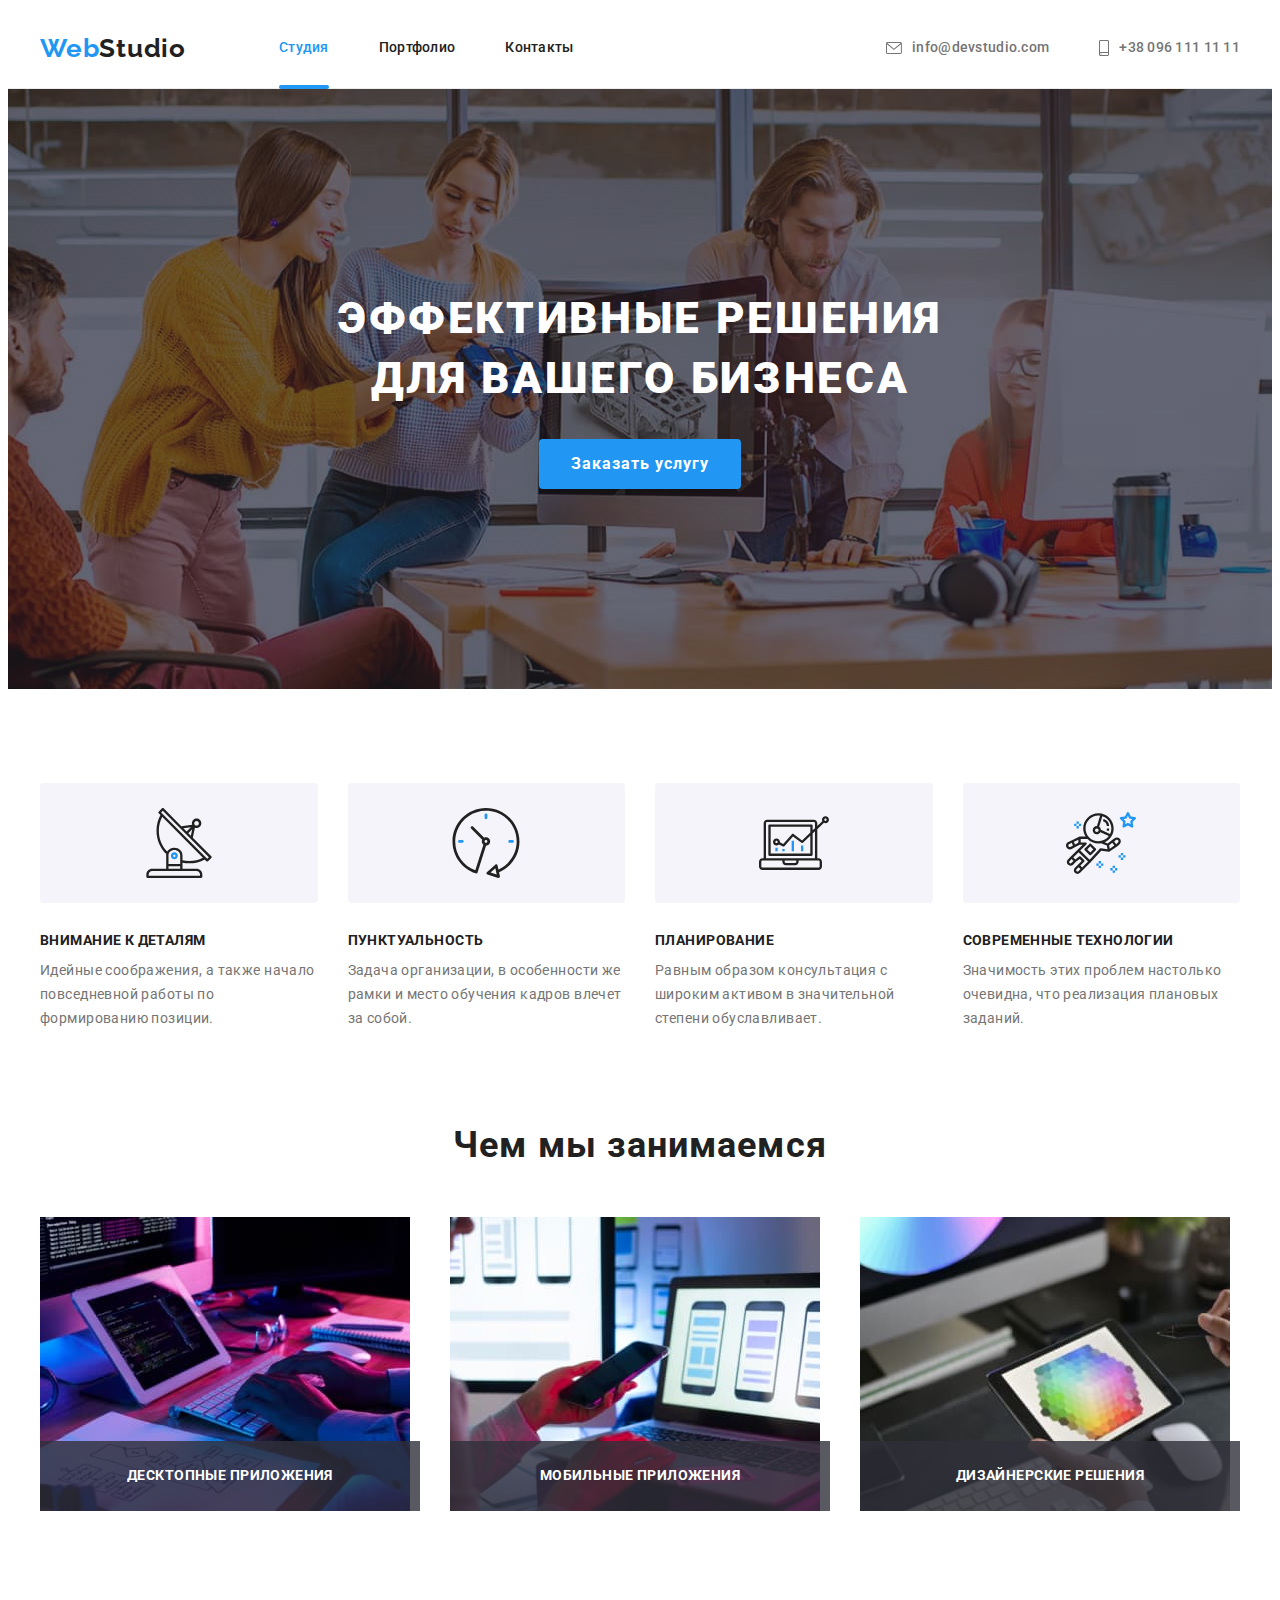
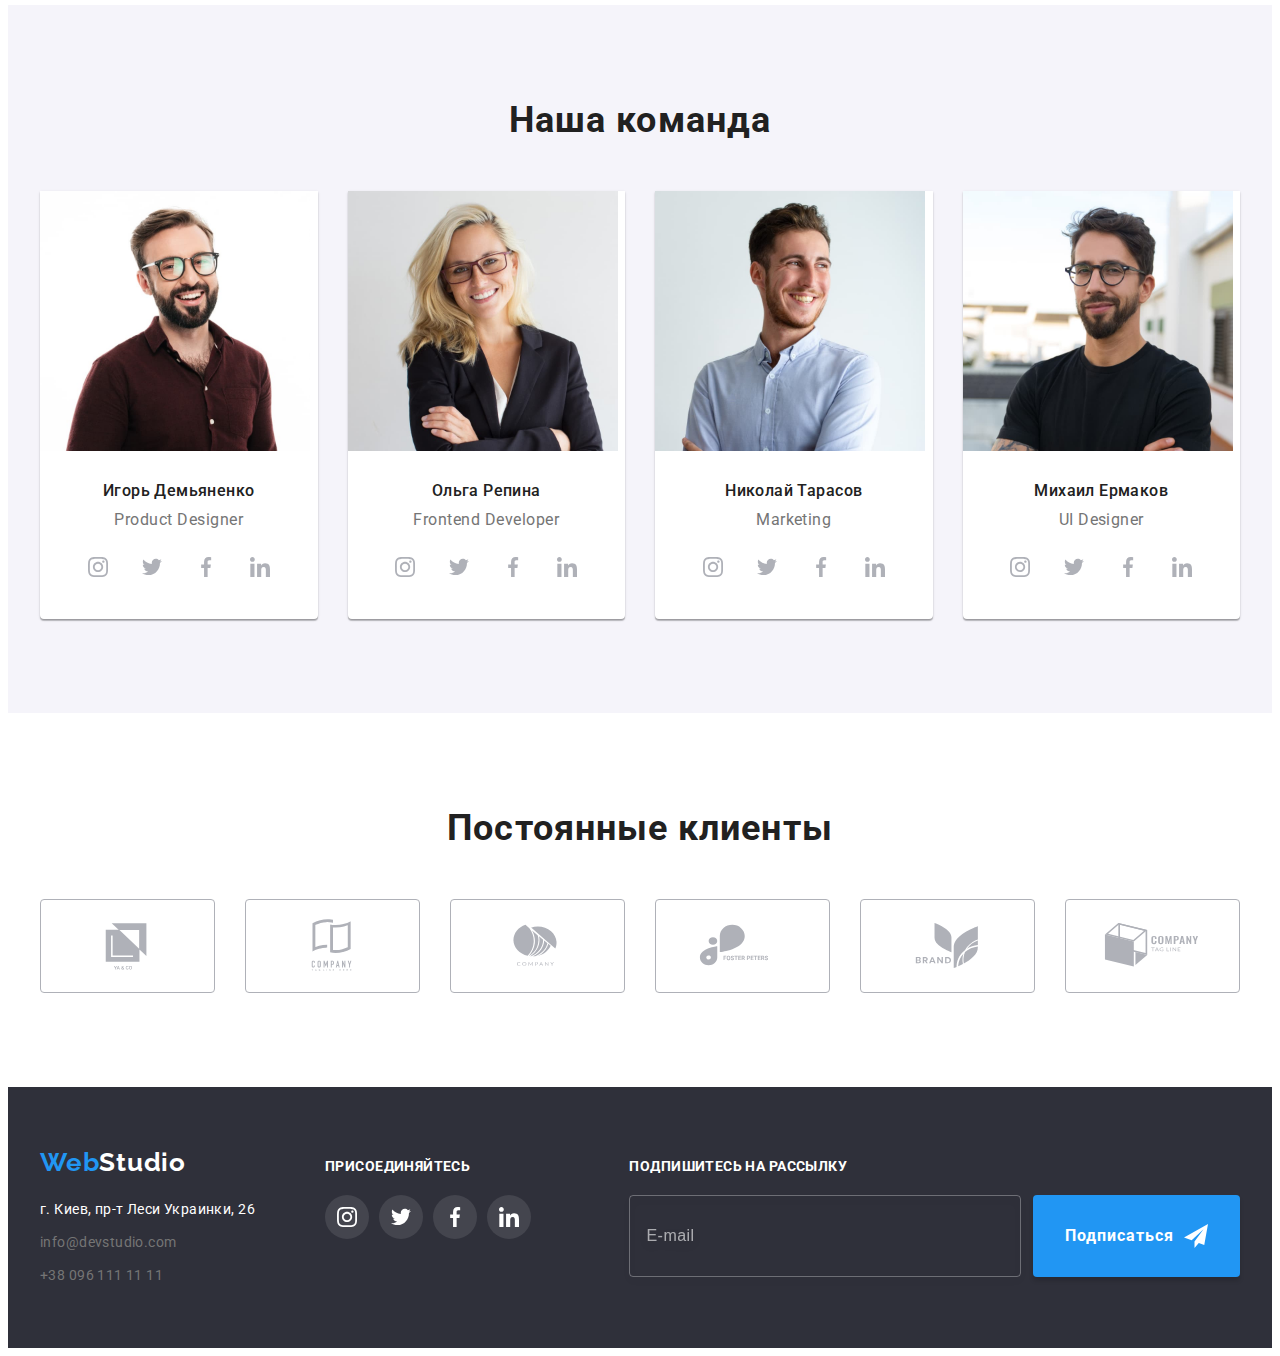
<file: index.html>
<!DOCTYPE html>
<html lang="ru">
  <head>
    <meta charset="UTF-8" />
    <meta http-equiv="X-UA-Compatible" content="IE=edge" />
    <meta name="viewport" content="width=device-width, initial-scale=1.0" />
    <title>Homework 6</title>
    <link rel="preconnect" href="https://fonts.googleapis.com" />
    <link rel="preconnect" href="https://fonts.gstatic.com" crossorigin />
    <link
      href="https://fonts.googleapis.com/css2?family=Raleway:wght@700&family=Roboto:wght@400;500;700;900&display=swap"
      rel="stylesheet"
    />
    <link
      rel="stylesheet"
      href="https://cdnjs.cloudflare.com/ajax/libs/modern-normalize/1.1.0/modern-normalize.min.css"
      integrity="sha512-wpPYUAdjBVSE4KJnH1VR1HeZfpl1ub8YT/NKx4PuQ5NmX2tKuGu6U/JRp5y+Y8XG2tV+wKQpNHVUX03MfMFn9Q=="
      crossorigin="anonymous"
      referrerpolicy="no-referrer"
    />
    <link rel="stylesheet" href="./css/styles.css" />
  </head>
  <body>
    <header class="header">
      <div class="container">
        <nav class="nav">
          <a href="/" lang="en" class="logo"
            >Web<span class="logo-black">Studio</span></a
          >
          <ul class="list nav-list">
            <li class="item">
              <a href="" class="link nav-link current">Студия</a>
            </li>
            <li class="item">
              <a href="./portfolio.html" class="link nav-link">Портфолио</a>
            </li>
            <li class="item"><a href="" class="link nav-link">Контакты</a></li>
          </ul>
        </nav>
        <ul class="list head-contacts">
          <li class="head-contacts-item">
            <a href="mailto:info@devstudio.com" class="link head-contacts-link">
              <svg class="icon-mail" width="16" height="12">
                <use href="./images/icons.svg#icon-envelope"></use>
              </svg>
              info@devstudio.com</a
            >
          </li>
          <li class="head-contacts-item">
            <a href="tel:+380961111111" class="link head-contacts-link">
              <svg class="icon-tel" width="10" height="16">
                <use href="./images/icons.svg#icon-smartphone"></use>
              </svg>
              +38 096 111 11 11</a
            >
          </li>
        </ul>
      </div>
    </header>
    <main>
      <section class="hero accent-section">
        <div class="container">
          <h1 class="hero-title">Эффективные решения для вашего бизнеса</h1>
          <button data-modal-open type="button" class="button">
            Заказать услугу
          </button>
        </div>
      </section>
      <section class="benefits section">
        <div class="container">
          <h2 class="visually-hidden">Преимущества</h2>
          <ul class="list benefits-list card-set">
            <li class="benefits-item card-item">
              <div class="benefits-thumb">
                <svg class="benefits-icon" width="70" height="70">
                  <use href="./images/icons.svg#icon-antenna"></use>
                </svg>
              </div>
              <h3 class="benefits-title">Внимание к деталям</h3>
              <p class="benefits-text">
                Идейные соображения, а также начало повседневной работы по
                формированию позиции.
              </p>
            </li>

            <li class="benefits-item card-item">
              <div class="benefits-thumb">
                <svg class="benefits-icon" width="70" height="70">
                  <use href="./images/icons.svg#icon-clock"></use>
                </svg>
              </div>
              <h3 class="benefits-title">Пунктуальность</h3>
              <p class="benefits-text">
                Задача организации, в особенности же рамки и место обучения
                кадров влечет за собой.
              </p>
            </li>

            <li class="benefits-item card-item">
              <div class="benefits-thumb">
                <svg class="benefits-icon" width="70" height="70">
                  <use href="./images/icons.svg#icon-diagram"></use>
                </svg>
              </div>
              <h3 class="benefits-title">Планирование</h3>
              <p class="benefits-text">
                Равным образом консультация с широким активом в значительной
                степени обуславливает.
              </p>
            </li>

            <li class="benefits-item card-item">
              <div class="benefits-thumb">
                <svg class="benefits-icon" width="70" height="70">
                  <use href="./images/icons.svg#icon-astronaut"></use>
                </svg>
              </div>
              <h3 class="benefits-title">Современные технологии</h3>
              <p class="benefits-text">
                Значимость этих проблем настолько очевидна, что реализация
                плановых заданий.
              </p>
            </li>
          </ul>
        </div>
      </section>
      <section class="works section">
        <div class="container">
          <h2 class="section-title">Чем мы занимаемся</h2>
          <ul class="list works-list card-set">
            <li class="works-item card-item">
              <div class="works-thumb">
                <img
                  src="./images/img1.jpg"
                  alt="Планшет и клавиатура на столе"
                  width="370"
                  height="294"
                />
                <h3 class="works-title">Десктопные приложения</h3>
              </div>
            </li>
            <li class="works-item card-item">
              <div class="works-thumb">
                <img
                  src="./images/img2.jpg"
                  alt="Ноутбук и телефон"
                  width="370"
                  height="294"
                />
                <h3 class="works-title">Мобильные приложения</h3>
              </div>
            </li>
            <li class="works-item card-item">
              <div class="works-thumb">
                <img
                  src="./images/img3.jpg"
                  alt="Планшет"
                  width="370"
                  height="294"
                />
                <h3 class="works-title">Дизайнерские решения</h3>
              </div>
            </li>
          </ul>
        </div>
      </section>
      <section class="team section">
        <div class="container">
          <h2 class="section-title">Наша команда</h2>
          <ul class="list team-list card-set">
            <li class="team-item card-item">
              <img
                src="./images/photo1.jpg"
                alt="Фото Игоря Демьяненко"
                width="270"
                height="260"
              />
              <div class="team-card">
                <h3 class="team-name">Игорь Демьяненко</h3>
                <p lang="en" class="team-position">Product Designer</p>
                <ul class="list social-list">
                  <li class="item">
                    <a
                      class="link social-link"
                      href=""
                      target="_blank"
                      rel="noopener noreferrer nofollow"
                    >
                      <svg class="social-list-icon" width="20" height="20">
                        <use href="./images/icons.svg#icon-instagram"></use>
                      </svg>
                    </a>
                  </li>
                  <li class="item">
                    <a
                      class="link social-link"
                      href=""
                      target="_blank"
                      rel="noopener noreferrer nofollow"
                    >
                      <svg class="social-list-icon" width="20" height="20">
                        <use href="./images/icons.svg#icon-twitter"></use>
                      </svg>
                    </a>
                  </li>
                  <li class="item">
                    <a
                      class="link social-link"
                      href=""
                      target="_blank"
                      rel="noopener noreferrer nofollow"
                    >
                      <svg class="social-list-icon" width="20" height="20">
                        <use href="./images/icons.svg#icon-facebook"></use>
                      </svg>
                    </a>
                  </li>
                  <li class="item">
                    <a
                      class="link social-link"
                      href=""
                      target="_blank"
                      rel="noopener noreferrer nofollow"
                    >
                      <svg class="social-list-icon" width="20" height="20">
                        <use href="./images/icons.svg#icon-linkedin"></use>
                      </svg>
                    </a>
                  </li>
                </ul>
              </div>
            </li>

            <li class="team-item card-item">
              <img
                src="./images/photo2.jpg"
                alt="Фото Ольги Репиной"
                width="270"
                height="260"
              />
              <div class="team-card">
                <h3 class="team-name">Ольга Репина</h3>
                <p lang="en" class="team-position">Frontend Developer</p>
                <ul class="list social-list">
                  <li class="item">
                    <a
                      class="link social-link"
                      href=""
                      target="_blank"
                      rel="noopener noreferrer nofollow"
                    >
                      <svg class="social-list-icon" width="20" height="20">
                        <use href="./images/icons.svg#icon-instagram"></use>
                      </svg>
                    </a>
                  </li>
                  <li class="item">
                    <a
                      class="link social-link"
                      href=""
                      target="_blank"
                      rel="noopener noreferrer nofollow"
                    >
                      <svg class="social-list-icon" width="20" height="20">
                        <use href="./images/icons.svg#icon-twitter"></use>
                      </svg>
                    </a>
                  </li>
                  <li class="item">
                    <a
                      class="link social-link"
                      href=""
                      target="_blank"
                      rel="noopener noreferrer nofollow"
                    >
                      <svg class="social-list-icon" width="20" height="20">
                        <use href="./images/icons.svg#icon-facebook"></use>
                      </svg>
                    </a>
                  </li>
                  <li class="item">
                    <a
                      class="link social-link"
                      href=""
                      target="_blank"
                      rel="noopener noreferrer nofollow"
                    >
                      <svg class="social-list-icon" width="20" height="20">
                        <use href="./images/icons.svg#icon-linkedin"></use>
                      </svg>
                    </a>
                  </li>
                </ul>
              </div>
            </li>

            <li class="team-item card-item">
              <img
                src="./images/photo3.jpg"
                alt="Фото Николая Тарасова"
                width="270"
                height="260"
              />
              <div class="team-card">
                <h3 class="team-name">Николай Тарасов</h3>
                <p lang="en" class="team-position">Marketing</p>
                <ul class="list social-list">
                  <li class="item">
                    <a
                      class="link social-link"
                      href=""
                      target="_blank"
                      rel="noopener noreferrer nofollow"
                    >
                      <svg class="social-list-icon" width="20" height="20">
                        <use href="./images/icons.svg#icon-instagram"></use>
                      </svg>
                    </a>
                  </li>
                  <li class="item">
                    <a
                      class="link social-link"
                      href=""
                      target="_blank"
                      rel="noopener noreferrer nofollow"
                    >
                      <svg class="social-list-icon" width="20" height="20">
                        <use href="./images/icons.svg#icon-twitter"></use>
                      </svg>
                    </a>
                  </li>
                  <li class="item">
                    <a
                      class="link social-link"
                      href=""
                      target="_blank"
                      rel="noopener noreferrer nofollow"
                    >
                      <svg class="social-list-icon" width="20" height="20">
                        <use href="./images/icons.svg#icon-facebook"></use>
                      </svg>
                    </a>
                  </li>
                  <li class="item">
                    <a
                      class="link social-link"
                      href=""
                      target="_blank"
                      rel="noopener noreferrer nofollow"
                    >
                      <svg class="social-list-icon" width="20" height="20">
                        <use href="./images/icons.svg#icon-linkedin"></use>
                      </svg>
                    </a>
                  </li>
                </ul>
              </div>
            </li>

            <li class="team-item card-item">
              <img
                src="./images/photo4.jpg"
                alt="Фото Михаила Ермакова"
                width="270"
                height="260"
              />
              <div class="team-card">
                <h3 class="team-name">Михаил Ермаков</h3>
                <p lang="en" class="team-position">UI Designer</p>
                <ul class="list social-list">
                  <li class="item">
                    <a
                      class="link social-link"
                      href=""
                      target="_blank"
                      rel="noopener noreferrer nofollow"
                    >
                      <svg class="social-list-icon" width="20" height="20">
                        <use href="./images/icons.svg#icon-instagram"></use>
                      </svg>
                    </a>
                  </li>
                  <li class="item">
                    <a
                      class="link social-link"
                      href=""
                      target="_blank"
                      rel="noopener noreferrer nofollow"
                    >
                      <svg class="social-list-icon" width="20" height="20">
                        <use href="./images/icons.svg#icon-twitter"></use>
                      </svg>
                    </a>
                  </li>
                  <li class="item">
                    <a
                      class="link social-link"
                      href=""
                      target="_blank"
                      rel="noopener noreferrer nofollow"
                    >
                      <svg class="social-list-icon" width="20" height="20">
                        <use href="./images/icons.svg#icon-facebook"></use>
                      </svg>
                    </a>
                  </li>
                  <li class="item">
                    <a
                      class="link social-link"
                      href=""
                      target="_blank"
                      rel="noopener noreferrer nofollow"
                    >
                      <svg class="social-list-icon" width="20" height="20">
                        <use href="./images/icons.svg#icon-linkedin"></use>
                      </svg>
                    </a>
                  </li>
                </ul>
              </div>
            </li>
          </ul>
        </div>
      </section>
      <section class="clients section">
        <div class="container">
          <h2 class="section-title">Постоянные клиенты</h2>
          <ul class="clients-list list card-set">
            <li class="clients-item card-item">
              <a
                class="link clients-link"
                href=""
                target="_blank"
                rel="noopener noreferrer nofollow"
              >
                <svg class="clients-list-icon" width="106" height="60">
                  <use href="./images/icons.svg#icon-YaCo"></use>
                </svg>
              </a>
            </li>
            <li class="clients-item card-item">
              <a
                class="link clients-link"
                href=""
                target="_blank"
                rel="noopener noreferrer nofollow"
              >
                <svg class="clients-list-icon" width="106" height="60">
                  <use href="./images/icons.svg#icon-company-1"></use>
                </svg>
              </a>
            </li>
            <li class="clients-item card-item">
              <a
                class="link clients-link"
                href=""
                target="_blank"
                rel="noopener noreferrer nofollow"
              >
                <svg class="clients-list-icon" width="106" height="60">
                  <use href="./images/icons.svg#icon-company-2"></use>
                </svg>
              </a>
            </li>
            <li class="clients-item card-item">
              <a
                class="link clients-link"
                href=""
                target="_blank"
                rel="noopener noreferrer nofollow"
              >
                <svg class="clients-list-icon" width="106" height="60">
                  <use href="./images/icons.svg#icon-fosterpeters"></use>
                </svg>
              </a>
            </li>
            <li class="clients-item card-item">
              <a
                class="link clients-link"
                href=""
                target="_blank"
                rel="noopener noreferrer nofollow"
              >
                <svg class="clients-list-icon" width="106" height="60">
                  <use href="./images/icons.svg#icon-brand"></use>
                </svg>
              </a>
            </li>
            <li class="clients-item card-item">
              <a
                class="link clients-link"
                href=""
                target="_blank"
                rel="noopener noreferrer nofollow"
              >
                <svg class="clients-list-icon" width="106" height="60">
                  <use href="./images/icons.svg#icon-company-3"></use>
                </svg>
              </a>
            </li>
          </ul>
        </div>
      </section>
    </main>
    <footer class="footer">
      <div class="container">
        <div class="footer-column">
          <a href="/" lang="en" class="logo"
            >Web<span class="logo-white">Studio</span></a
          >
          <address class="address">
            <ul class="list address-list">
              <li class="item">
                <a
                  href="https://goo.gl/maps/dsruA36R88fh7HZ89"
                  target="_blank"
                  rel="noopener noreferrer nofollow"
                  class="link address-list-contacts"
                >
                  г. Киев, пр-т Леси Украинки, 26
                </a>
              </li>
              <li class="item">
                <a
                  href="mailto:info@devstudio.com"
                  class="link address-list-contacts"
                  >info@devstudio.com</a
                >
              </li>
              <li class="item">
                <a href="tel:+380961111111" class="link address-list-contacts"
                  >+38 096 111 11 11</a
                >
              </li>
            </ul>
          </address>
        </div>
        <div class="footer-column">
          <h3 class="footer-title">Присоединяйтесь</h3>
          <ul class="list social-list">
            <li class="item">
              <a
                class="link social-link"
                href=""
                target="_blank"
                rel="noopener noreferrer nofollow"
              >
                <svg class="social-list-icon" width="20" height="20">
                  <use href="./images/icons.svg#icon-instagram"></use>
                </svg>
              </a>
            </li>
            <li class="item">
              <a
                class="link social-link"
                href=""
                target="_blank"
                rel="noopener noreferrer nofollow"
              >
                <svg class="social-list-icon" width="20" height="20">
                  <use href="./images/icons.svg#icon-twitter"></use>
                </svg>
              </a>
            </li>
            <li class="item">
              <a
                class="link social-link"
                href=""
                target="_blank"
                rel="noopener noreferrer nofollow"
              >
                <svg class="social-list-icon" width="20" height="20">
                  <use href="./images/icons.svg#icon-facebook"></use>
                </svg>
              </a>
            </li>
            <li class="item">
              <a
                class="link social-link"
                href=""
                target="_blank"
                rel="noopener noreferrer nofollow"
              >
                <svg class="social-list-icon" width="20" height="20">
                  <use href="./images/icons.svg#icon-linkedin"></use>
                </svg>
              </a>
            </li>
          </ul>
        </div>
        <div class="footer-column">
          <h3 class="footer-title">Подпишитесь на рассылку</h3>
          <form class="form-subscribe" autocomplete="off">
            <label class="subscribe">
              <input
                class="subscribe-field"
                type="email"
                name="email"
                placeholder="E-mail"
              />
            </label>
            <button class="button" type="submit">
              Подписаться
              <svg class="subscribe-button-icon" width="24" height="24">
                <use href="./images/icons.svg#icon-send"></use>
              </svg>
            </button>
          </form>
        </div>
      </div>
    </footer>
    <div class="backdrop is-hidden" data-modal>
      <div class="modal">
        <button type="button" data-modal-close class="modal-close">
          <svg width="18" height="18">
            <use href="./images/icons.svg#icon-modal-close"></use>
          </svg>
        </button>
        <p class="modal-text">Оставьте свои данные, мы вам перезвоним</p>
        <form class="modal-form">
          <label class="modal-label">
            <span class="field-name">Имя</span>
            <span class="modal-wrap">
              <input class="modal-field" type="text" name="username" required />
              <svg class="modal-field-icon" width="18" height="18">
                <use href="./images/icons.svg#icon-person"></use>
              </svg>
            </span>
          </label>

          <label class="modal-label">
            <span class="field-name">Телефон</span>
            <span class="modal-wrap">
              <input class="modal-field" type="tel" name="phone" required />
              <svg class="modal-field-icon" width="18" height="18">
                <use href="./images/icons.svg#icon-phone"></use>
              </svg>
            </span>
          </label>

          <label class="modal-label">
            <span class="field-name">Почта</span>
            <span class="modal-wrap">
              <input class="modal-field" type="email" name="email" required />
              <svg class="modal-field-icon" width="18" height="18">
                <use href="./images/icons.svg#icon-email"></use>
              </svg>
            </span>
          </label>

          <label class="modal-label-comment">
            <span class="field-name">Комментарий</span>
            <textarea
              class="modal-comment"
              name="comment"
              rows="5"
              placeholder="Введите текст"
            ></textarea>
          </label>

          <label class="modal-accept">
            <input
              type="checkbox"
              name="accept-agreement"
              class="modal-checkbox"
              value="true"
            />
            <span class="icon-check"></span>
            Соглашаюсь с рассылкой и принимаю
            <a href="/" target="_blank" class="modal-link">Условия договора</a>
          </label>
          <button type="submit" class="button modal-submit">Отправить</button>
        </form>
      </div>
    </div>
    <script src="./js/modal.js"></script>
  </body>
</html>
</file>
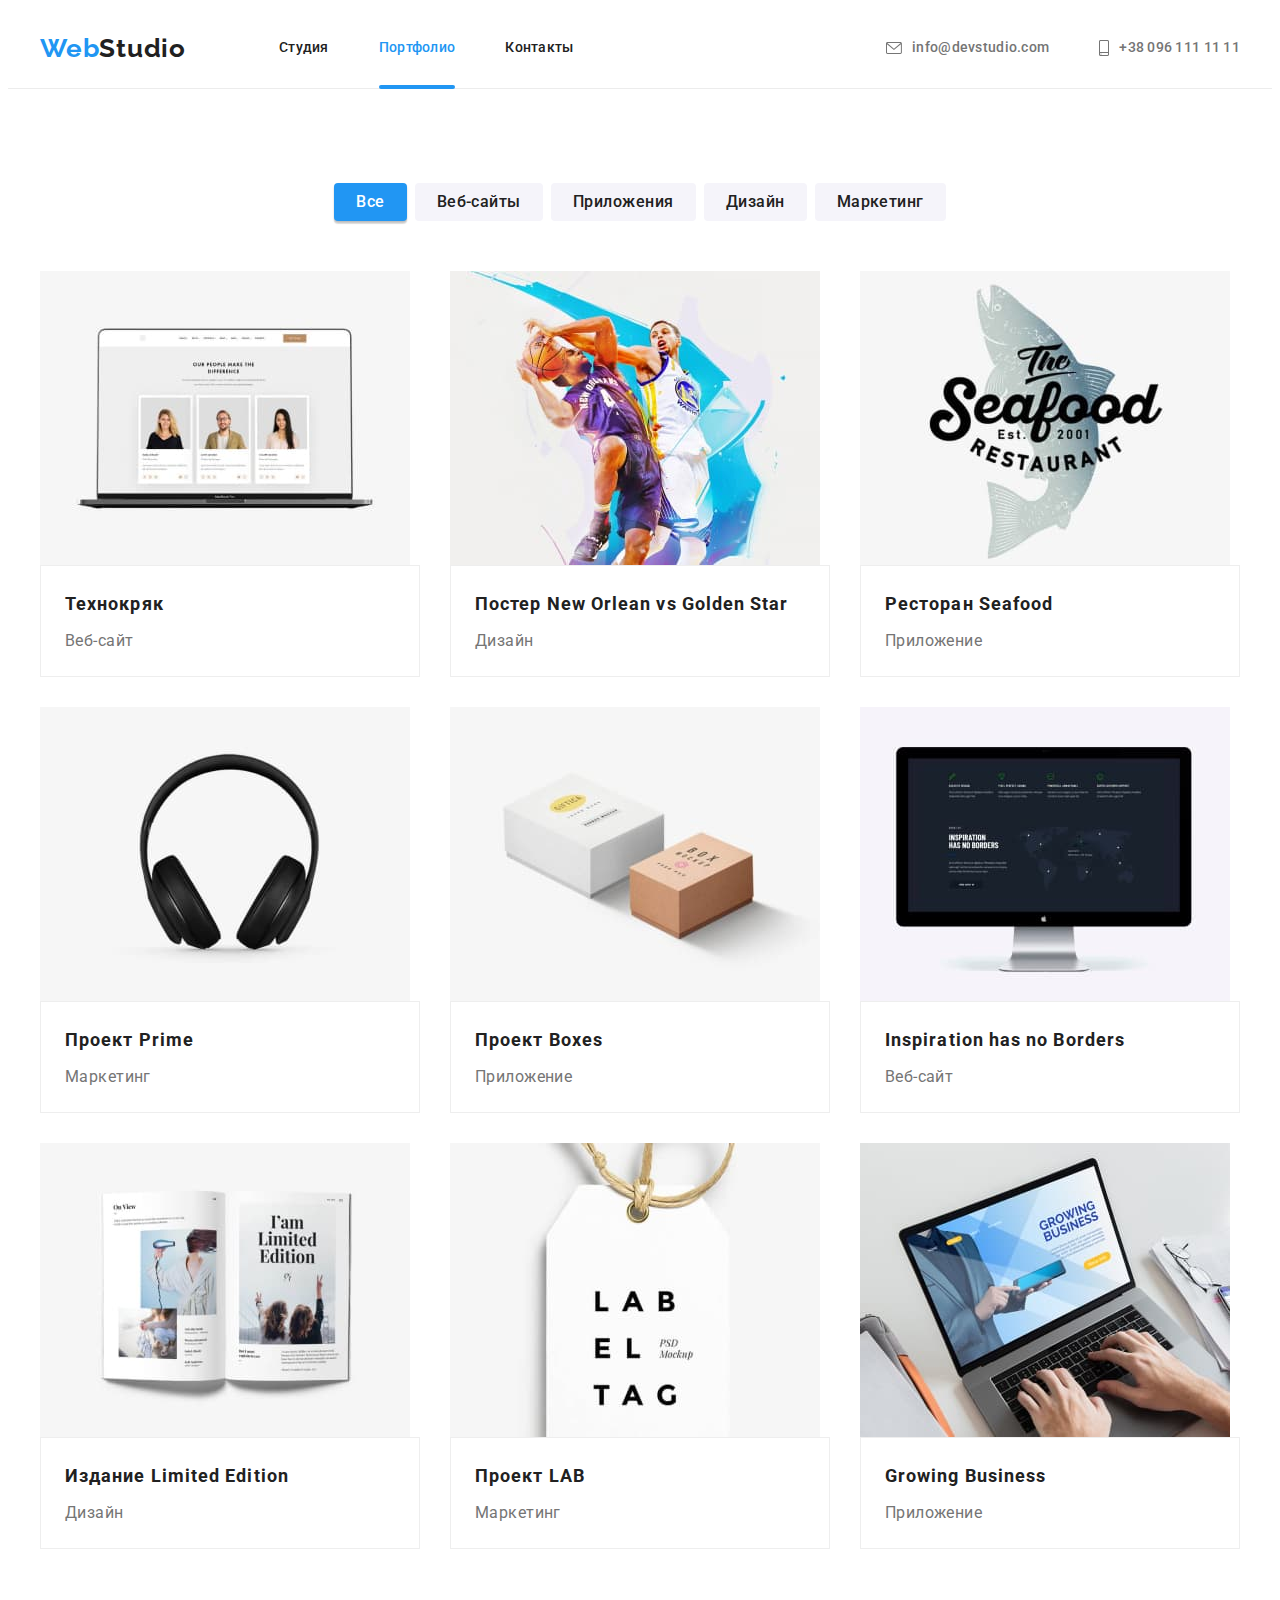
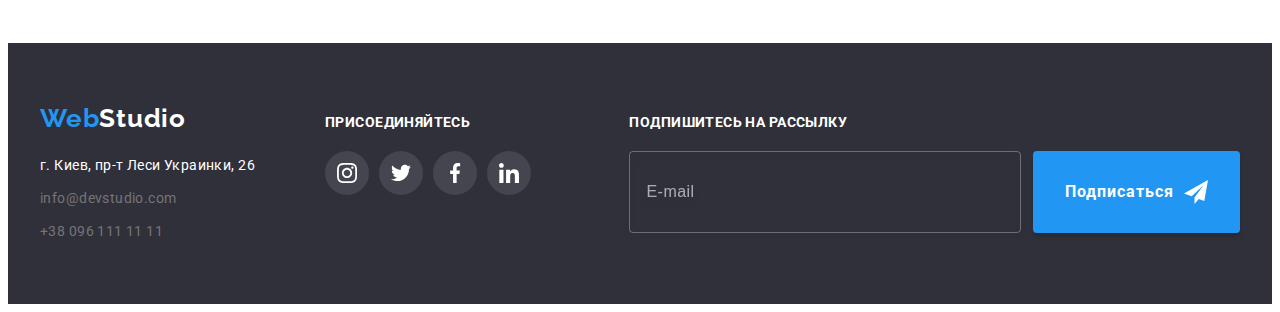
<file: portfolio.html>
<!DOCTYPE html>
<html lang="ru">
  <head>
    <meta charset="UTF-8" />
    <meta http-equiv="X-UA-Compatible" content="IE=edge" />
    <meta name="viewport" content="width=device-width, initial-scale=1.0" />
    <title>Homework 6</title>
    <link rel="preconnect" href="https://fonts.googleapis.com" />
    <link rel="preconnect" href="https://fonts.gstatic.com" crossorigin />
    <link
      href="https://fonts.googleapis.com/css2?family=Raleway:wght@700&family=Roboto:wght@400;500;700;900&display=swap"
      rel="stylesheet"
    />
    <link
      rel="stylesheet"
      href="https://cdnjs.cloudflare.com/ajax/libs/modern-normalize/1.1.0/modern-normalize.min.css"
      integrity="sha512-wpPYUAdjBVSE4KJnH1VR1HeZfpl1ub8YT/NKx4PuQ5NmX2tKuGu6U/JRp5y+Y8XG2tV+wKQpNHVUX03MfMFn9Q=="
      crossorigin="anonymous"
      referrerpolicy="no-referrer"
    />
    <link rel="stylesheet" href="./css/styles.css" />
  </head>
  <body>
    <header class="header">
      <div class="container">
        <nav class="nav">
          <a href="/" lang="en" class="logo"
            >Web<span class="logo-black">Studio</span></a
          >
          <ul class="list nav-list">
            <li class="item">
              <a href="./index.html" class="link nav-link">Студия</a>
            </li>
            <li class="item">
              <a href="" class="link nav-link current">Портфолио</a>
            </li>
            <li class="item"><a href="" class="link nav-link">Контакты</a></li>
          </ul>
        </nav>
        <ul class="list head-contacts">
          <li class="head-contacts-item">
            <a href="mailto:info@devstudio.com" class="link head-contacts-link">
              <svg class="icon-mail" width="16" height="12">
                <use href="./images/icons.svg#icon-envelope"></use>
              </svg>
              info@devstudio.com</a
            >
          </li>
          <li class="head-contacts-item">
            <a href="tel:+380961111111" class="link head-contacts-link">
              <svg class="icon-tel" width="10" height="16">
                <use href="./images/icons.svg#icon-smartphone"></use>
              </svg>
              +38 096 111 11 11</a
            >
          </li>
        </ul>
      </div>
    </header>
    <main>
      <section class="section">
        <div class="container">
          <h1 class="visually-hidden">Примеры работ</h1>
          <ul class="list work-exmpl">
            <li class="item">
              <button type="button" class="button-filter current">Все</button>
            </li>
            <li class="item">
              <button type="button" class="button-filter">Веб-сайты</button>
            </li>
            <li class="item">
              <button type="button" class="button-filter">Приложения</button>
            </li>
            <li class="item"><button class="button-filter">Дизайн</button></li>
            <li class="item">
              <button type="button" class="button-filter">Маркетинг</button>
            </li>
          </ul>
          <ul class="list portfolio-list card-set">
            <li class="portfolio-item card-item">
              <a
                href=""
                target="_blank"
                rel="noopener noreferrer nofollow"
                class="link"
              >
                <div class="portfolio-item-thumb">
                  <img
                    src="./images/workexmpl1.jpg"
                    alt="Интернет-магазин открытый на ноутбуке"
                    width="370"
                    height="294"
                  />
                  <p class="portfolio-item-text">
                    Ресурс предлагает комплексные предложения с разным уровнем
                    функционала и сервисов. Все это позволит посетителю получить
                    исчерпывающие сведения о компании или частном лице.
                  </p>
                </div>
                <div class="portfolio-card">
                  <h2 class="portfolio-title">Технокряк</h2>
                  <p class="portfolio-description">Веб-сайт</p>
                </div>
              </a>
            </li>

            <li class="portfolio-item card-item">
              <a
                href=""
                target="_blank"
                rel="noopener noreferrer nofollow"
                class="link"
              >
                <div class="portfolio-item-thumb">
                  <img
                    src="./images/workexmpl2.jpg"
                    alt="Постер о баскетболе"
                    width="370"
                    height="294"
                  />
                  <p class="portfolio-item-text">
                    Ресурс предлагает комплексные предложения с разным уровнем
                    функционала и сервисов. Все это позволит посетителю получить
                    исчерпывающие сведения о компании или частном лице.
                  </p>
                </div>
                <div class="portfolio-card">
                  <h2 class="portfolio-title">
                    Постер <span lang="en">New Orlean vs Golden Star</span>
                  </h2>
                  <p class="portfolio-description">Дизайн</p>
                </div>
              </a>
            </li>

            <li class="portfolio-item card-item">
              <a
                href=""
                target="_blank"
                rel="noopener noreferrer nofollow"
                class="link"
              >
                <div class="portfolio-item-thumb">
                  <img
                    src="./images/workexmpl3.jpg"
                    alt="Лого ресторана"
                    width="370"
                    height="294"
                  />
                  <p class="portfolio-item-text">
                    Ресурс предлагает комплексные предложения с разным уровнем
                    функционала и сервисов. Все это позволит посетителю получить
                    исчерпывающие сведения о компании или частном лице.
                  </p>
                </div>
                <div class="portfolio-card">
                  <h2 class="portfolio-title">
                    Ресторан <span lang="en">Seafood</span>
                  </h2>
                  <p class="portfolio-description">Приложение</p>
                </div>
              </a>
            </li>

            <li class="portfolio-item card-item">
              <a
                href=""
                target="_blank"
                rel="noopener noreferrer nofollow"
                class="link"
              >
                <div class="portfolio-item-thumb">
                  <img
                    src="./images/workexmpl4.jpg"
                    alt="Наушники"
                    width="370"
                    height="294"
                  />
                  <p class="portfolio-item-text">
                    Ресурс предлагает комплексные предложения с разным уровнем
                    функционала и сервисов. Все это позволит посетителю получить
                    исчерпывающие сведения о компании или частном лице.
                  </p>
                </div>
                <div class="portfolio-card">
                  <h2 class="portfolio-title">
                    Проект <span lang="en">Prime</span>
                  </h2>
                  <p class="portfolio-description">Маркетинг</p>
                </div>
              </a>
            </li>

            <li class="portfolio-item card-item">
              <a
                href=""
                target="_blank"
                rel="noopener noreferrer nofollow"
                class="link"
              >
                <div class="portfolio-item-thumb">
                  <img
                    src="./images/workexmpl5.jpg"
                    alt="Подарочные коробки"
                    width="370"
                    height="294"
                  />
                  <p class="portfolio-item-text">
                    Ресурс предлагает комплексные предложения с разным уровнем
                    функционала и сервисов. Все это позволит посетителю получить
                    исчерпывающие сведения о компании или частном лице.
                  </p>
                </div>
                <div class="portfolio-card">
                  <h2 class="portfolio-title">
                    Проект <span lang="en">Boxes</span>
                  </h2>
                  <p class="portfolio-description">Приложение</p>
                </div>
              </a>
            </li>

            <li class="portfolio-item card-item">
              <a
                href=""
                target="_blank"
                rel="noopener noreferrer nofollow"
                class="link"
              >
                <div class="portfolio-item-thumb">
                  <img
                    src="./images/workexmpl6.jpg"
                    alt="Монитор с открытым интернет-магазином"
                    width="370"
                    height="294"
                  />
                  <p class="portfolio-item-text">
                    Ресурс предлагает комплексные предложения с разным уровнем
                    функционала и сервисов. Все это позволит посетителю получить
                    исчерпывающие сведения о компании или частном лице.
                  </p>
                </div>
                <div class="portfolio-card">
                  <h2 class="portfolio-title" lang="en">
                    Inspiration has no Borders
                  </h2>
                  <p class="portfolio-description">Веб-сайт</p>
                </div>
              </a>
            </li>

            <li class="portfolio-item card-item">
              <a
                href=""
                target="_blank"
                rel="noopener noreferrer nofollow"
                class="link"
              >
                <div class="portfolio-item-thumb">
                  <img
                    src="./images/workexmpl7.jpg"
                    alt="Книга"
                    width="370"
                    height="294"
                  />
                  <p class="portfolio-item-text">
                    Ресурс предлагает комплексные предложения с разным уровнем
                    функционала и сервисов. Все это позволит посетителю получить
                    исчерпывающие сведения о компании или частном лице.
                  </p>
                </div>
                <div class="portfolio-card">
                  <h2 class="portfolio-title">
                    Издание <span lang="en">Limited Edition</span>
                  </h2>
                  <p class="portfolio-description">Дизайн</p>
                </div>
              </a>
            </li>

            <li class="portfolio-item card-item">
              <a
                href=""
                target="_blank"
                rel="noopener noreferrer nofollow"
                class="link"
              >
                <div class="portfolio-item-thumb">
                  <img
                    src="./images/workexmpl8.jpg"
                    alt="Дизай этикетки"
                    width="370"
                    height="294"
                  />
                  <p class="portfolio-item-text">
                    Ресурс предлагает комплексные предложения с разным уровнем
                    функционала и сервисов. Все это позволит посетителю получить
                    исчерпывающие сведения о компании или частном лице.
                  </p>
                </div>
                <div class="portfolio-card">
                  <h2 class="portfolio-title">
                    Проект <span lang="en">LAB</span>
                  </h2>
                  <p class="portfolio-description">Маркетинг</p>
                </div>
              </a>
            </li>

            <li class="portfolio-item card-item">
              <a
                href=""
                target="_blank"
                rel="noopener noreferrer nofollow"
                class="link"
              >
                <div class="portfolio-item-thumb">
                  <img
                    src="./images/workexmpl9.jpg"
                    alt="Приложение на ноутбуке"
                    width="370"
                    height="294"
                  />
                  <p class="portfolio-item-text">
                    Ресурс предлагает комплексные предложения с разным уровнем
                    функционала и сервисов. Все это позволит посетителю получить
                    исчерпывающие сведения о компании или частном лице.
                  </p>
                </div>
                <div class="portfolio-card">
                  <h2 class="portfolio-title" lang="en">Growing Business</h2>
                  <p class="portfolio-description">Приложение</p>
                </div>
              </a>
            </li>
          </ul>
        </div>
      </section>
    </main>
    <footer class="footer">
      <div class="container">
        <div class="footer-column">
          <a href="/" lang="en" class="logo"
            >Web<span class="logo-white">Studio</span></a
          >
          <address class="address">
            <ul class="list address-list">
              <li class="item">
                <a
                  href="https://goo.gl/maps/dsruA36R88fh7HZ89"
                  target="_blank"
                  rel="noopener noreferrer nofollow"
                  class="link address-list-contacts"
                >
                  г. Киев, пр-т Леси Украинки, 26
                </a>
              </li>
              <li class="item">
                <a
                  href="mailto:info@devstudio.com"
                  class="link address-list-contacts"
                  >info@devstudio.com</a
                >
              </li>
              <li class="item">
                <a href="tel:+380961111111" class="link address-list-contacts"
                  >+38 096 111 11 11</a
                >
              </li>
            </ul>
          </address>
        </div>
        <div class="footer-column">
          <h3 class="footer-title">Присоединяйтесь</h3>
          <ul class="list social-list">
            <li class="item">
              <a
                class="link social-link"
                href=""
                target="_blank"
                rel="noopener noreferrer nofollow"
              >
                <svg class="social-list-icon" width="20" height="20">
                  <use href="./images/icons.svg#icon-instagram"></use>
                </svg>
              </a>
            </li>
            <li class="item">
              <a
                class="link social-link"
                href=""
                target="_blank"
                rel="noopener noreferrer nofollow"
              >
                <svg class="social-list-icon" width="20" height="20">
                  <use href="./images/icons.svg#icon-twitter"></use>
                </svg>
              </a>
            </li>
            <li class="item">
              <a
                class="link social-link"
                href=""
                target="_blank"
                rel="noopener noreferrer nofollow"
              >
                <svg class="social-list-icon" width="20" height="20">
                  <use href="./images/icons.svg#icon-facebook"></use>
                </svg>
              </a>
            </li>
            <li class="item">
              <a
                class="link social-link"
                href=""
                target="_blank"
                rel="noopener noreferrer nofollow"
              >
                <svg class="social-list-icon" width="20" height="20">
                  <use href="./images/icons.svg#icon-linkedin"></use>
                </svg>
              </a>
            </li>
          </ul>
        </div>
        <div class="footer-column">
          <h3 class="footer-title">Подпишитесь на рассылку</h3>
          <form class="form-subscribe" autocomplete="off">
            <label class="subscribe">
              <input
                class="subscribe-field"
                type="email"
                name="email"
                placeholder="E-mail"
              />
            </label>
            <button class="button" type="submit">
              Подписаться
              <svg class="subscribe-button-icon" width="24" height="24">
                <use href="./images/icons.svg#icon-send"></use>
              </svg>
            </button>
          </form>
        </div>
      </div>
    </footer>
  </body>
</html>
</file>
<file: css/styles.css>
:root {
  --main-text-color: #757575;
  --black-text-color: #212121;
  --white-text-color: #ffffff;
  --accent-color: #2196f3;
  --main-background-color: #2f303a;
  --second-background-color: #f5f4fa;
  --white-background-color: #ffffff;
  --link-color: #afb1b8;
  --main-radius: 4px;
  --button-shadow: 0px 4px 4px rgba(0, 0, 0, 0.15);
  --transition-function: 250ms cubic-bezier(0.4, 0, 0.2, 1);
}

p,
h1,
h2,
h3,
h4,
h5,
h6 {
  margin: 0;
}

ul,
ol {
  margin: 0;
  padding-left: 0;
}

img {
  display: block;
  max-width: 100%;
  height: auto;
}

body {
  font-family: 'Roboto', sans-serif;
  font-size: 14px;
  line-height: 1.71;
  letter-spacing: 0.03em;
  color: var(--main-text-color);
}

.list {
  list-style: none;
}

.link {
  text-decoration: none;
  color: inherit;
}

.visually-hidden {
  position: absolute;
  width: 1px;
  height: 1px;
  margin: -1px;
  border: 0;
  padding: 0;
  white-space: nowrap;
  clip-path: inset(100%);
  clip: rect(0 0 0 0);
  overflow: hidden;
}

.section {
  padding-bottom: 94px;
  padding-top: 94px;
}

.benefits {
  padding-bottom: 0px;
}

.section-title {
  margin-bottom: 50px;
  font-size: 36px;
  line-height: 1.17;
  letter-spacing: 0.03em;
  color: var(--black-text-color);
  text-align: center;
}

.logo {
  font-family: 'Raleway', sans-serif;
  font-weight: 700;
  font-size: 26px;
  line-height: 1.19;
  letter-spacing: 0.03em;
  text-decoration: none;
  color: var(--accent-color);
}

.container {
  margin-left: auto;
  margin-right: auto;
  width: 1200px;
  padding-left: 15px;
  padding-right: 15px;
}

.card-set {
  display: flex;
  flex-wrap: wrap;
  margin-left: -30px;
  margin-top: -30px;
}

.card-item {
  margin-left: 30px;
  margin-top: 30px;
}

/* ===============HEADER=============== */

.header .logo {
  margin-right: 93px;
}

.logo-black {
  color: var(--black-text-color);
}

.header {
  font-weight: 500;
  line-height: 1.14;
  letter-spacing: 0.02em;
  border-bottom: 1px solid #ececec;
}

.nav-list {
  display: flex;
  color: var(--black-text-color);
}

.nav-list .nav-link {
  position: relative;
  display: block;
  padding-top: 32px;
  padding-bottom: 32px;
}

.nav-list .item:not(:last-child) {
  margin-right: 50px;
}

.nav-link,
.nav-link,
.head-contacts-link,
.head-contacts-link {
  transition: color var(--transition-function);
}

.nav-link:hover,
.nav-link:focus,
.current,
.head-contacts-link:hover,
.head-contacts-link:focus {
  color: var(--accent-color);
}

.nav-link.current::after {
  position: absolute;
  left: 0;
  bottom: -1px;
  content: '';
  width: 100%;
  height: 4px;
  border-radius: 2px;
  background-color: var(--accent-color);
}

.head-contacts-link {
  display: flex;
  align-items: center;
}

.icon-mail {
  margin-right: 10px;
  fill: currentColor;
}

.icon-tel {
  margin-right: 10px;
  fill: currentColor;
}

.header .container {
  display: flex;
}

.nav {
  display: flex;
  align-items: center;
}

.head-contacts {
  display: flex;
  margin-left: auto;
  align-items: center;
}

.head-contacts .head-contacts-item:not(:last-child) {
  margin-right: 50px;
}

/* ===============HERO=============== */

.hero {
  max-width: 1600px;
  margin-left: auto;
  margin-right: auto;
  padding-top: 200px;
  padding-bottom: 200px;
  background-image: linear-gradient(
      to right,
      rgba(47, 48, 58, 0.4),
      rgba(47, 48, 58, 0.4)
    ),
    url(../images/hero.jpg);
  background-size: cover;
  background-position: center;
  background-repeat: no-repeat;
}

.hero-title {
  margin: 0 auto 30px;
  width: 696px;
  font-weight: 900;
  font-size: 44px;
  line-height: 1.36;
  text-align: center;
  letter-spacing: 0.06em;
  text-transform: uppercase;
  color: var(--white-text-color);
}

.button {
  display: flex;
  align-items: center;
  justify-content: center;
  padding: 10px 32px;
  margin: 0 auto;
  min-width: 200px;

  font-family: inherit;
  font-weight: 700;
  font-size: 16px;
  line-height: 1.88;
  letter-spacing: 0.06em;

  box-shadow: var(--button-shadow);
  border-radius: var(--main-radius);
  border: none;
  cursor: pointer;
  background-color: var(--accent-color);
  color: var(--white-text-color);

  transition: background-color var(--transition-function);
}

.button:hover,
.button:focus {
  background-color: #188ce8;
}

/* ===============BENEFITS=============== */

.benefits-title {
  margin-bottom: 10px;
  font-size: 14px;
  line-height: 1.14;
  text-transform: uppercase;
  color: var(--black-text-color);
}

.benefits-item {
  flex-basis: calc(100% / 4 - 30px);
}

.benefits-thumb {
  display: flex;
  justify-content: center;
  align-items: center;
  height: 120px;
  margin-bottom: 30px;
  background-color: var(--second-background-color);
  border-radius: var(--main-radius);
}

/* ===============WORKS=============== */

.works-thumb {
  position: relative;
}

.works-title {
  position: absolute;
  width: 100%;
  left: 0;
  bottom: 0;
  padding: 27px 0;
  font-size: 14px;
  line-height: 1.14;
  text-align: center;
  letter-spacing: 0.03em;
  text-transform: uppercase;
  color: var(--white-text-color);
  background: rgba(47, 48, 58, 0.8);
}

.works-item {
  flex-basis: calc(100% / 3 - 30px);
}

/* ===============TEAM=============== */

.team {
  background-color: var(--second-background-color);
}

.team-item {
  background-color: var(--white-background-color);
  flex-basis: calc(100% / 4 - 30px);
  box-shadow: 0px 1px 3px rgba(0, 0, 0, 0.12), 0px 1px 1px rgba(0, 0, 0, 0.14),
    0px 2px 1px rgba(0, 0, 0, 0.2);
  border-radius: 0px 0px 4px 4px;
}

.team-card {
  padding-top: 30px;
  padding-bottom: 30px;
}

.team-name {
  margin-bottom: 10px;
  font-weight: 500;
  font-size: 16px;
  line-height: 1.19;
  text-align: center;
  color: var(--black-text-color);
}

.team-position {
  margin-bottom: 16px;
  font-size: 16px;
  line-height: 1.19;
  text-align: center;
  letter-spacing: 0.03em;
}

.social-list {
  display: flex;
  justify-content: center;
}

.social-link {
  display: flex;
  justify-content: center;
  align-items: center;
  width: 44px;
  height: 44px;
  border-radius: 50%;
  color: var(--link-color);
  background-color: var(--white-background-color);
  outline: none;
  transition: color var(--transition-function),
    background-color var(--transition-function);
}

.social-link:hover,
.social-link:focus {
  color: var(--white-text-color);
  background-color: var(--accent-color);
}

.social-list-icon {
  fill: currentColor;
}

.social-list .item:not(:last-child) {
  margin-right: 10px;
}

/* ===============CLIENTS=============== */

.clients-item {
  flex-basis: calc(100% / 6 - 30px);
}

.clients-link {
  display: flex;
  justify-content: center;
  align-items: center;
  height: 92px;
  border-radius: var(--main-radius);
  border: 1px solid var(--link-color);
  color: var(--link-color);
  outline: none;
  transition: color var(--transition-function),
    border var(--transition-function);
}

.clients-link:hover,
.clients-link:focus {
  border: 1px solid var(--accent-color);
  color: var(--accent-color);
}

.clients-list-icon {
  fill: currentColor;
}

/* ===============FOOTER=============== */

.footer {
  padding-top: 60px;
  padding-bottom: 60px;
  background-color: var(--main-background-color);
}

.footer .container {
  display: flex;
  align-items: baseline;
}

.footer-column:not(:last-child) {
  margin-right: 70px;
}

.footer-column:last-child {
  margin-left: auto;
}

.footer .logo {
  display: block;
  margin-bottom: 20px;
}

.logo-white {
  color: var(--white-text-color);
}

.address {
  display: flex;
}

.address-list {
  font-style: normal;
}

.address-list .item:nth-child(1) {
  color: var(--white-text-color);
}

.address-list .item:not(:last-child) {
  margin-bottom: 9px;
}

.address-list-contacts {
  transition: color var(--transition-function);
}

.address-list-contacts:hover,
.address-list-contacts:focus {
  color: var(--accent-color);
}

.footer-title {
  margin-bottom: 20px;
  font-size: 14px;
  line-height: 1.14;
  letter-spacing: 0.03em;
  color: var(--white-text-color);
  text-transform: uppercase;
}

.footer .social-link {
  color: var(--white-text-color);
  background-color: rgba(255, 255, 255, 0.1);
}

.footer .social-link:hover,
.footer .social-link:focus {
  background-color: var(--accent-color);
}

.form-subscribe {
  display: flex;
}

.subscribe-field {
  padding: 15px 16px;
  margin-right: 12px;
  width: 358px;
  height: 50px;
  border: 1px solid rgba(255, 255, 255, 0.3);
  filter: drop-shadow(0px 4px 4px rgba(0, 0, 0, 0.15));
  border-radius: 4px;
  font-size: 16px;
  line-height: 1.25;
  letter-spacing: 0.03em;
  color: rgba(255, 255, 255, 0.6);
  background-color: transparent;
  outline: none;

  transition: border-color var(--transition-function);
}

.subscribe-field::placeholder {
  color: rgba(255, 255, 255, 0.6);
}

.subscribe-field:focus-within {
  border-color: var(--accent-color);
}

/* .subscribe .button {
  padding: 10px 29px;
} */

.subscribe-button-icon {
  margin-left: 10px;
}

/* ===============MODAL=============== */

.backdrop {
  position: fixed;
  top: 0;
  left: 0;
  width: 100%;
  height: 100%;
  background-color: rgba(0, 0, 0, 0.5);
  opacity: 1;
  transition: opacity var(--transition-function),
    visibility var(--transition-function);
}

.backdrop.is-hidden {
  visibility: hidden;
  opacity: 0;
  pointer-events: none;
}

.modal {
  position: absolute;
  left: 50%;
  top: 50%;
  max-width: 528px;
  width: 100%;
  min-height: 581px;
  padding: 40px;
  background-color: #fff;
  transform: translate(-50%, -50%) scale(1);
  transition: transform var(--transition-function);
}

.backdrop.is-hidden .modal {
  transform: translate(-50%, -50%) scale(1.3);
}

.modal-close {
  display: flex;
  justify-content: center;
  align-items: center;
  position: absolute;
  cursor: pointer;
  top: 8px;
  right: 8px;
  width: 30px;
  height: 30px;
  border-radius: 50%;
  background: transparent;
  border: 1px solid rgba(0, 0, 0, 0.1);
  background-size: contain;
  color: var(--white-text-color);
  outline: none;
  transition: background-color var(--transition-function);
}

.modal-close:hover,
.modal-close:focus {
  background-color: var(--accent-color);
  fill: currentColor;
}

.no-scroll {
  overflow: hidden;
}

.modal-text {
  margin-bottom: 12px;
  font-weight: 700;
  font-size: 20px;
  line-height: 1.15;
  text-align: center;
  letter-spacing: 0.03em;
  color: var(--black-text-color);
}

.modal-label {
  display: flex;
  flex-direction: column;
  margin-bottom: 10px;
}

.field-name {
  margin-bottom: 4px;
  font-size: 12px;
  line-height: 1.17;
  letter-spacing: 0.01em;
}

.modal-wrap {
  position: relative;
}
.modal-field {
  display: block;
  width: 100%;
  height: 40px;
  padding: 12px 16px 12px 42px;
  border: 1px solid rgba(33, 33, 33, 0.2);
  border-radius: var(--main-radius);
  outline: none;
  transition: border-color var(--transition-function);
}

.modal-field:focus-within,
.modal-field:hover {
  border-color: var(--accent-color);
}

.modal-field-icon {
  position: absolute;
  top: 50%;
  left: 12px;
  transform: translateY(-50%);
  fill: currentColor;
  transition: fill var(--transition-function);
}

.modal-field:focus-within + .modal-field-icon,
.modal-field:hover + .modal-field-icon {
  fill: var(--accent-color);
}

.modal-label-comment {
  display: flex;
  flex-direction: column;
  margin-bottom: 20px;
}

.modal-comment {
  height: 120px;
  padding: 12px 16px;
  border: 1px solid rgba(33, 33, 33, 0.2);
  border-radius: var(--main-radius);
  resize: none;
  outline: none;
  font-size: 12px;
}

.modal-comment:focus-within,
.modal-comment:hover {
  border-color: var(--accent-color);
}

.modal-comment::placeholder {
  font-size: 12px;
  line-height: 1.17;
  letter-spacing: 0.01em;
  color: rgba(117, 117, 117, 0.5);
}

.modal-accept {
  position: relative;
  display: flex;
  justify-content: center;
  align-items: center;
  margin-bottom: 30px;
}

.modal-checkbox {
  position: absolute;
  width: 1px;
  height: 1px;
  margin: -1px;
  border: 0;
  padding: 0;
  white-space: nowrap;
  clip-path: inset(100%);
  clip: rect(0 0 0 0);
  overflow: hidden;
}

.icon-check {
  width: 15px;
  height: 15px;
  margin-right: 8.4px;
  border: 2px solid black;
  border-radius: 2px;
  background-color: transparent;
  transition: background-color var(--transition-function),
    border-color var(--transition-function);
}

.modal-checkbox:checked + .icon-check {
  border-color: var(--accent-color);
  background-color: var(--accent-color);
  background-image: url(../images/checked.svg);
  background-size: contain;
  background-origin: border-box;
}

.modal-checkbox:focus + .icon-check,
.modal-checkbox:hover + .icon-check {
  border-color: var(--accent-color);
}

.modal-link {
  margin-left: 5px;
  color: var(--accent-color);
  text-decoration: underline;
}

/* ===============PORTFOLIO=============== */
/* ===============BUTTON-FILTER=============== */

.work-exmpl {
  display: flex;
  margin-bottom: 50px;
  justify-content: center;
}

.button-filter {
  padding: 6px 22px;
  border-radius: var(--main-radius);
  border: none;
  cursor: pointer;
  font-family: inherit;
  font-weight: 500;
  font-size: 16px;
  line-height: 1.62;
  text-align: center;
  letter-spacing: 0.03em;
  background-color: var(--second-background-color);
  color: var(--black-text-color);
  transition: background-color var(--transition-function),
    color var(--transition-function), box-shadow var(--transition-function);
}

.work-exmpl .item:not(:last-child) {
  margin-right: 8px;
}

.button-filter:hover,
.button-filter:focus,
.button-filter.current {
  background-color: var(--accent-color);
  color: var(--white-text-color);
  box-shadow: 0px 3px 1px rgba(0, 0, 0, 0.1), 0px 1px 2px rgba(0, 0, 0, 0.08),
    0px 2px 2px rgba(0, 0, 0, 0.12);
}

.portfolio-item {
  background-color: var(--white-background-color);
  flex-basis: calc(100% / 3 - 30px);
}

.portfolio-item-thumb {
  position: relative;
  overflow: hidden;
}

.portfolio-item-text {
  position: absolute;
  width: 100%;
  height: 100%;
  padding: 63px 24px;

  font-size: 18px;
  line-height: 1.56;
  letter-spacing: 0.03em;

  color: #ffffff;
  background: rgba(33, 150, 243, 0.9);

  transition: transform var(--transition-function);
}

.portfolio-item .link:hover .portfolio-item-text,
.portfolio-item .link:focus .portfolio-item-text {
  transform: translateY(-100%);
}

.portfolio-item .link {
  outline: none;
  display: block;
  transition: box-shadow var(--transition-function);
}

.portfolio-item .link:hover,
.portfolio-item .link:focus {
  box-shadow: 0px 1px 1px rgba(0, 0, 0, 0.12), 0px 4px 4px rgba(0, 0, 0, 0.06),
    1px 4px 6px rgba(0, 0, 0, 0.16);
}

.portfolio-card {
  padding: 20px 24px;
  border: 1px solid #eeeeee;
}

.portfolio-title {
  margin-bottom: 4px;
  font-size: 18px;
  line-height: 2;
  letter-spacing: 0.06em;
  color: var(--black-text-color);
}

.portfolio-description {
  font-size: 16px;
  line-height: 1.88;
}
</file>
